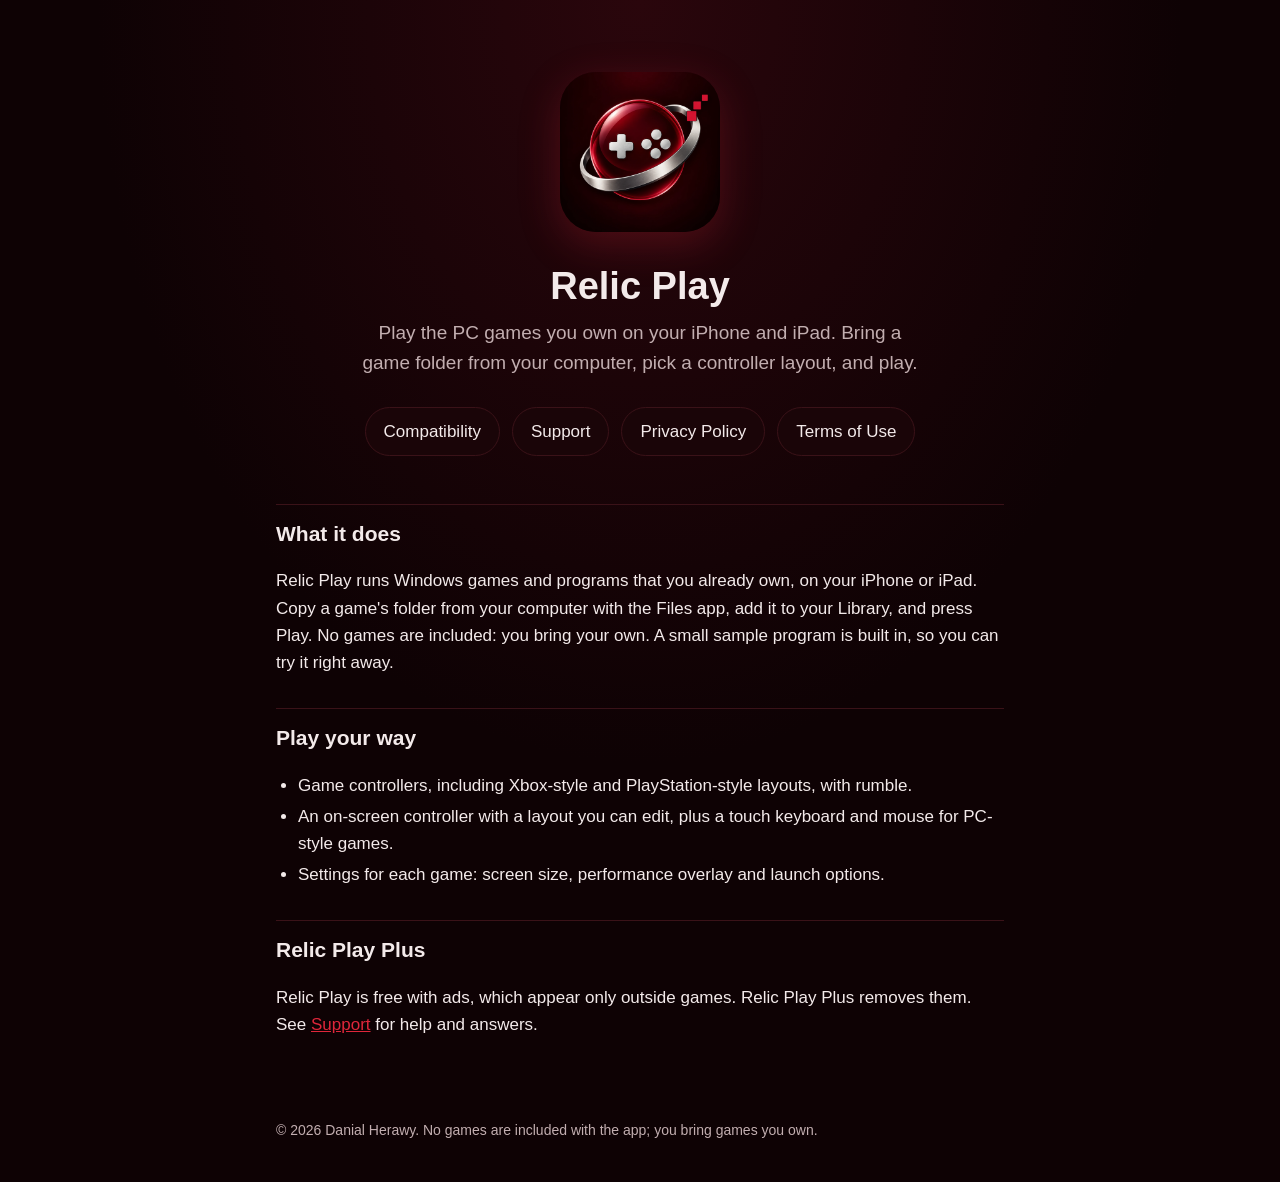
<file: index.html>
<!doctype html>
<html lang="en">
<head>
<meta charset="utf-8">
<meta name="viewport" content="width=device-width, initial-scale=1">
<title>Relic Play</title>
<meta name="description" content="Relic Play: play the PC games you own on iPhone and iPad.">
<link rel="icon" href="icon.png">
<link rel="apple-touch-icon" href="icon.png">
<link rel="stylesheet" href="style.css">
</head>
<body>
<main>
  <section class="hero">
    <img src="icon.png" alt="Relic Play icon">
    <h1>Relic Play</h1>
    <p>Play the PC games you own on your iPhone and iPad. Bring a game folder from your computer, pick a controller layout, and play.</p>
    <div class="links">
      <a href="compatibility/">Compatibility</a>
      <a href="support/">Support</a>
      <a href="privacy/">Privacy Policy</a>
      <a href="https://www.apple.com/legal/internet-services/itunes/dev/stdeula/">Terms of Use</a>
    </div>
  </section>

  <h2>What it does</h2>
  <p>Relic Play runs Windows games and programs that you already own, on your iPhone or iPad. Copy a game's folder from your computer with the Files app, add it to your Library, and press Play. No games are included: you bring your own. A small sample program is built in, so you can try it right away.</p>

  <h2>Play your way</h2>
  <ul>
    <li>Game controllers, including Xbox-style and PlayStation-style layouts, with rumble.</li>
    <li>An on-screen controller with a layout you can edit, plus a touch keyboard and mouse for PC-style games.</li>
    <li>Settings for each game: screen size, performance overlay and launch options.</li>
  </ul>

  <h2>Relic Play Plus</h2>
  <p>Relic Play is free with ads, which appear only outside games. Relic Play Plus removes them. See <a href="support/">Support</a> for help and answers.</p>
</main>
<footer>© 2026 Danial Herawy. No games are included with the app; you bring games you own.</footer>
</body>
</html>
</file>
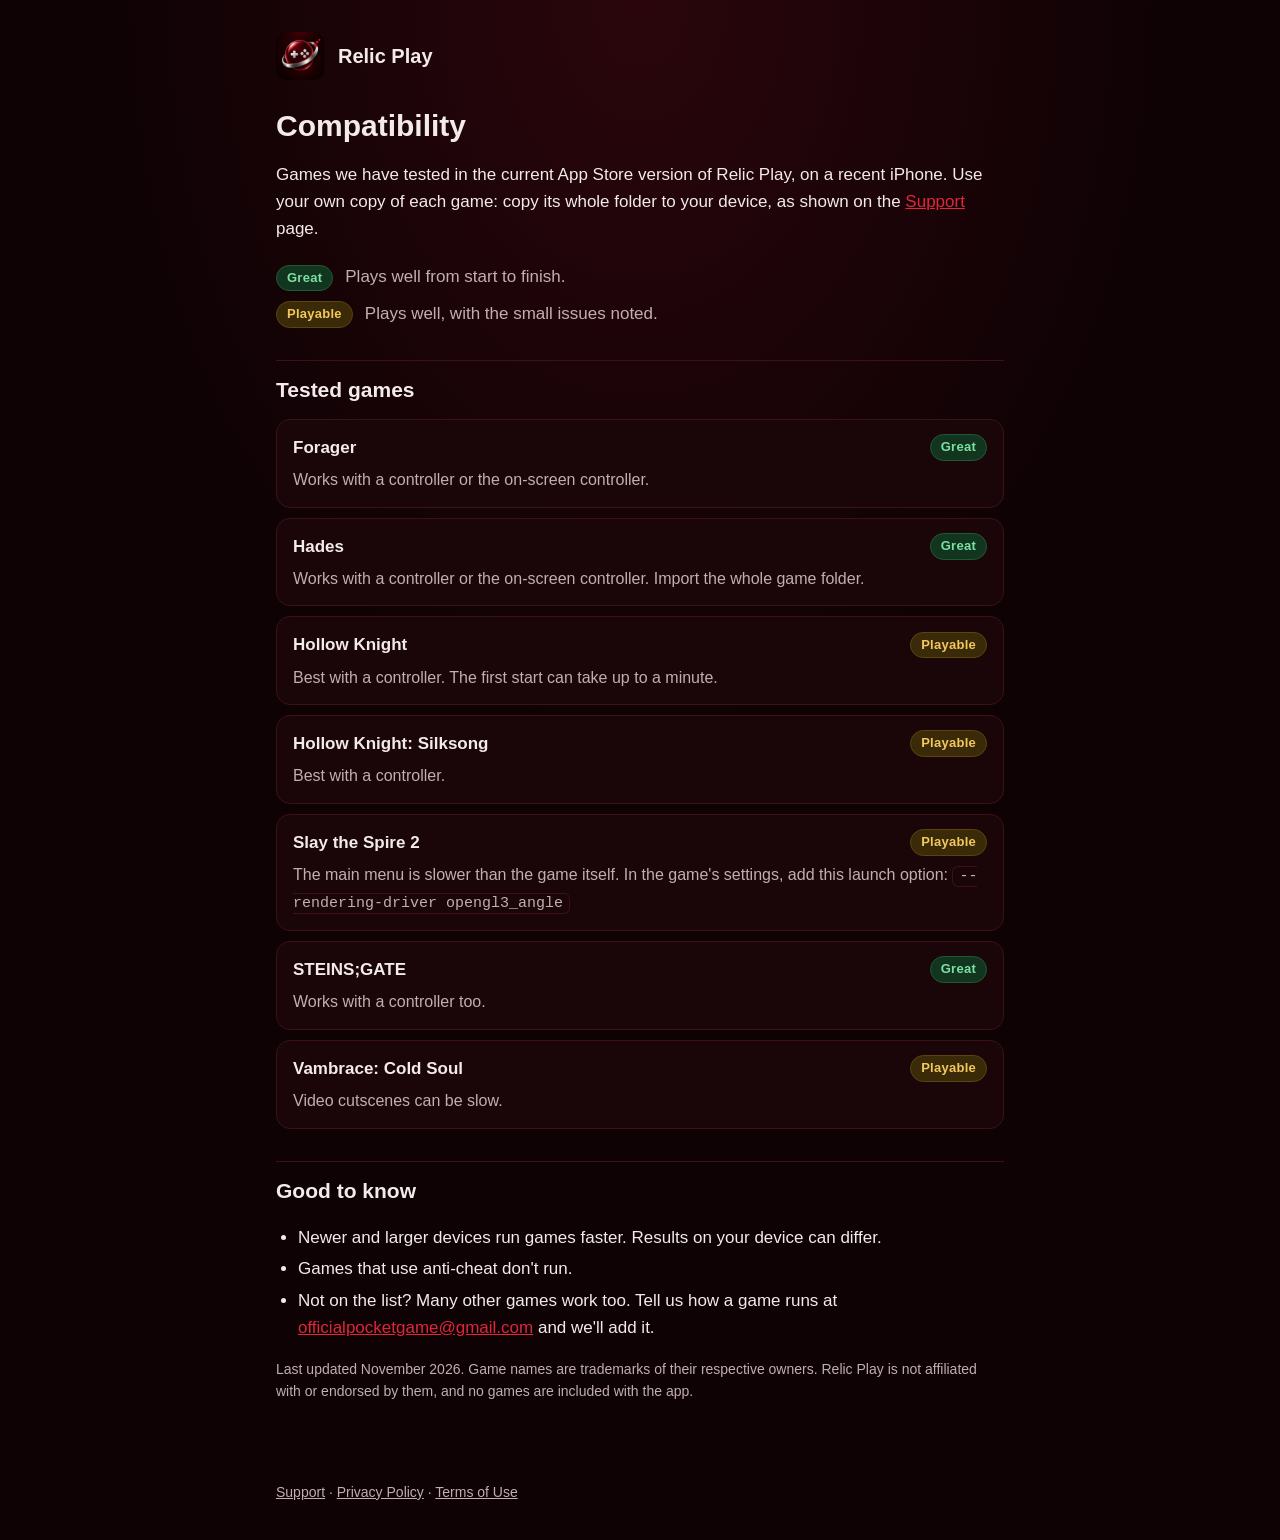
<file: compatibility/index.html>
<!doctype html>
<html lang="en">
<head>
<meta charset="utf-8">
<meta name="viewport" content="width=device-width, initial-scale=1">
<title>Relic Play Compatibility</title>
<meta name="description" content="PC games we have tested in Relic Play on iPhone and iPad.">
<link rel="icon" href="../icon.png">
<link rel="stylesheet" href="../style.css">
</head>
<body>
<main>
  <header class="site"><img src="../icon.png" alt=""><a href="../">Relic Play</a></header>
  <h1>Compatibility</h1>
  <p>Games we have tested in the current App Store version of Relic Play, on a recent iPhone. Use your own copy of each game: copy its whole folder to your device, as shown on the <a href="../support/">Support</a> page.</p>

  <dl class="legend">
    <div><dt><span class="badge great">Great</span></dt><dd>Plays well from start to finish.</dd></div>
    <div><dt><span class="badge playable">Playable</span></dt><dd>Plays well, with the small issues noted.</dd></div>
  </dl>

  <h2>Tested games</h2>
  <ul class="games">
    <li><div class="game"><span class="name">Forager</span><span class="badge great">Great</span></div>
      <p class="note">Works with a controller or the on-screen controller.</p></li>
    <li><div class="game"><span class="name">Hades</span><span class="badge great">Great</span></div>
      <p class="note">Works with a controller or the on-screen controller. Import the whole game folder.</p></li>
    <li><div class="game"><span class="name">Hollow Knight</span><span class="badge playable">Playable</span></div>
      <p class="note">Best with a controller. The first start can take up to a minute.</p></li>
    <li><div class="game"><span class="name">Hollow Knight: Silksong</span><span class="badge playable">Playable</span></div>
      <p class="note">Best with a controller.</p></li>
    <li><div class="game"><span class="name">Slay the Spire 2</span><span class="badge playable">Playable</span></div>
      <p class="note">The main menu is slower than the game itself. In the game's settings, add this launch option: <code>--rendering-driver opengl3_angle</code></p></li>
    <li><div class="game"><span class="name">STEINS;GATE</span><span class="badge great">Great</span></div>
      <p class="note">Works with a controller too.</p></li>
    <li><div class="game"><span class="name">Vambrace: Cold Soul</span><span class="badge playable">Playable</span></div>
      <p class="note">Video cutscenes can be slow.</p></li>
  </ul>

  <h2>Good to know</h2>
  <ul>
    <li>Newer and larger devices run games faster. Results on your device can differ.</li>
    <li>Games that use anti-cheat don't run.</li>
    <li>Not on the list? Many other games work too. Tell us how a game runs at <a href="mailto:officialpocketgame@gmail.com">officialpocketgame@gmail.com</a> and we'll add it.</li>
  </ul>
  <p class="muted small">Last updated November 2026. Game names are trademarks of their respective owners. Relic Play is not affiliated with or endorsed by them, and no games are included with the app.</p>
</main>
<footer><a href="../support/">Support</a> · <a href="../privacy/">Privacy Policy</a> · <a href="https://www.apple.com/legal/internet-services/itunes/dev/stdeula/">Terms of Use</a></footer>
</body>
</html>
</file>
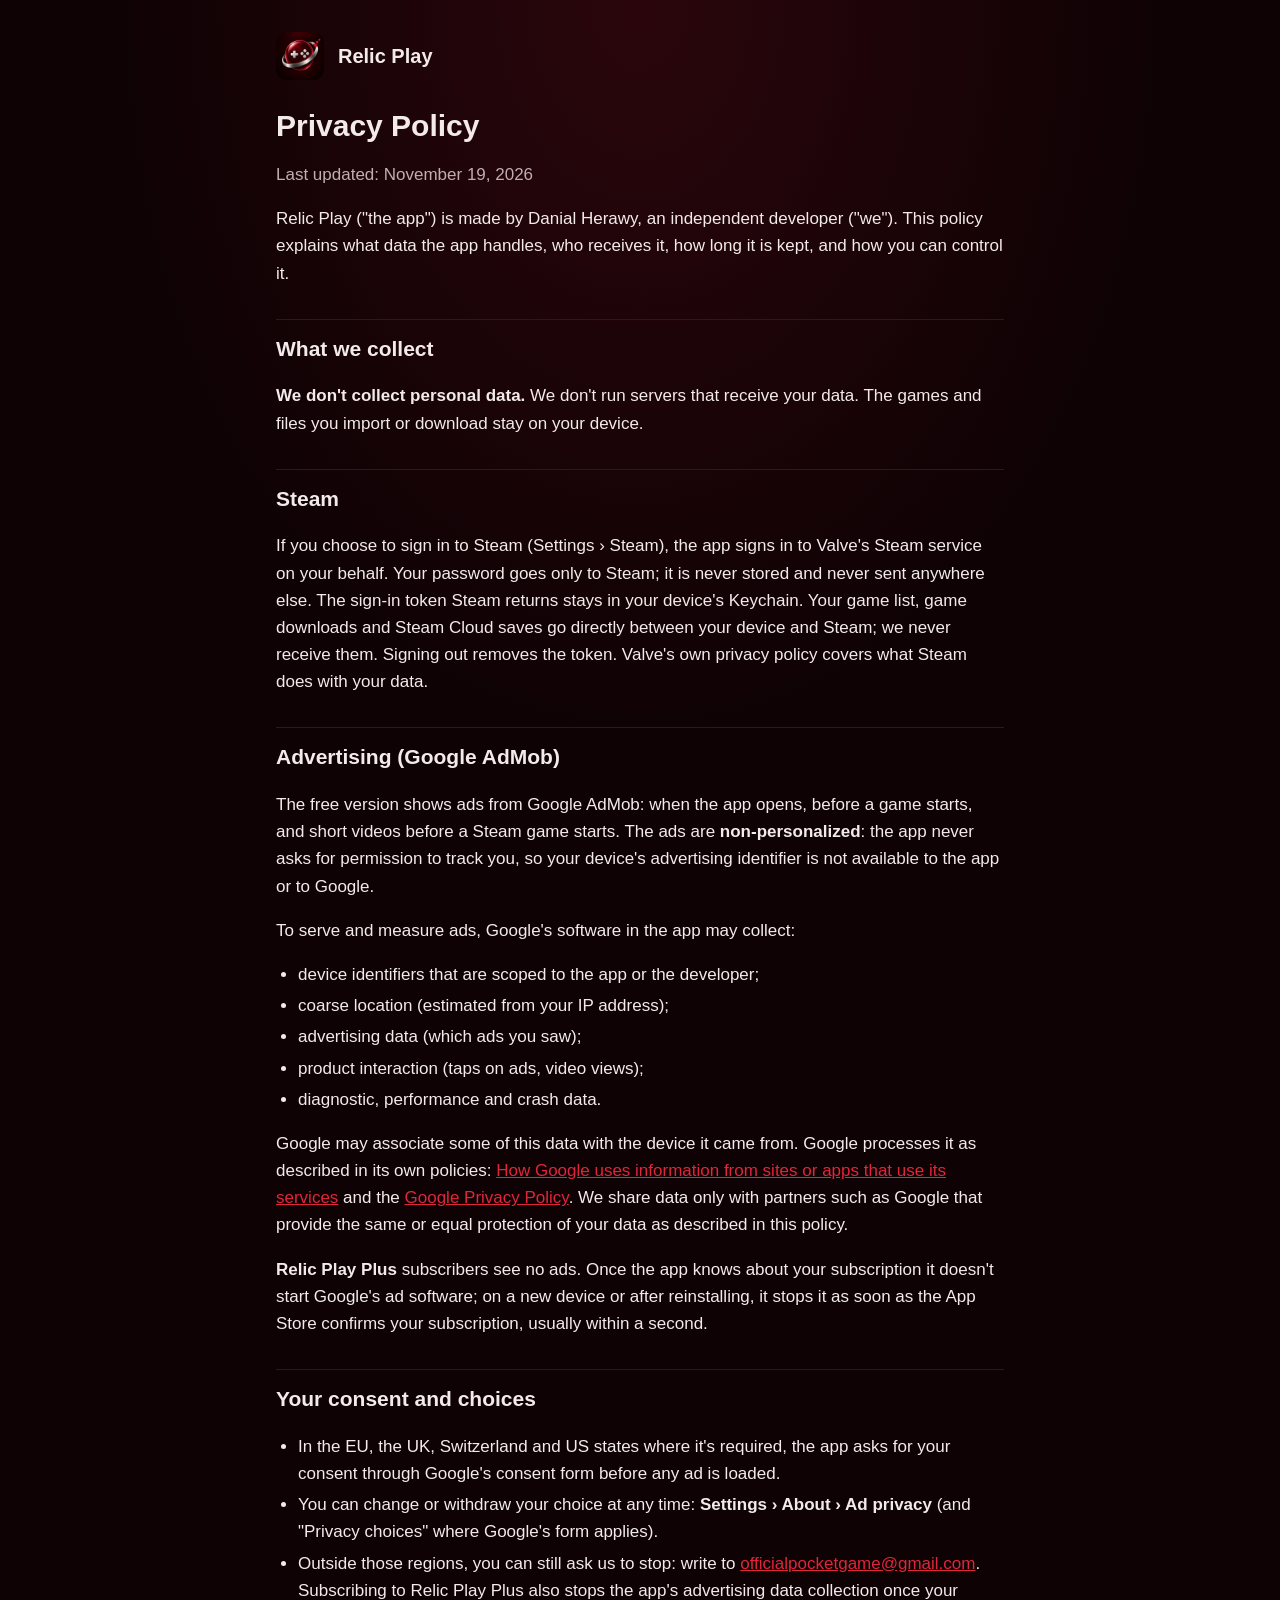
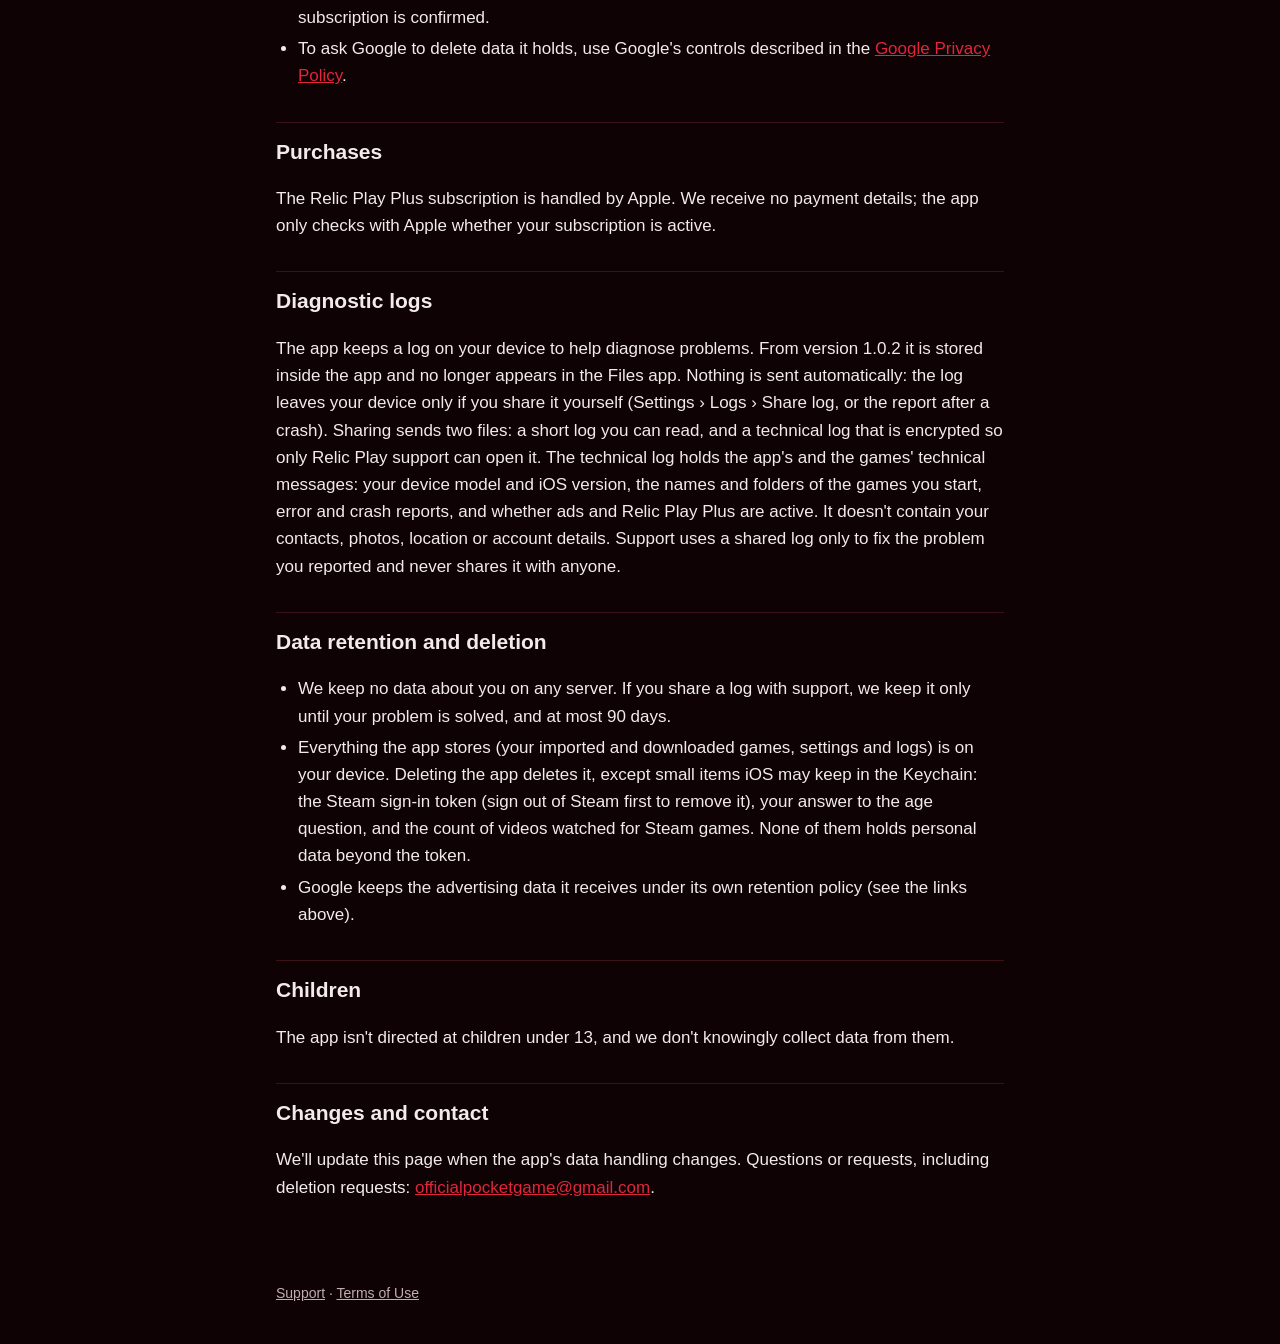
<file: privacy/index.html>
<!doctype html>
<html lang="en">
<head>
<meta charset="utf-8">
<meta name="viewport" content="width=device-width, initial-scale=1">
<title>Relic Play Privacy Policy</title>
<link rel="icon" href="../icon.png">
<link rel="stylesheet" href="../style.css">
</head>
<body>
<main>
  <header class="site"><img src="../icon.png" alt=""><a href="../">Relic Play</a></header>
  <h1>Privacy Policy</h1>
  <p class="muted">Last updated: November 19, 2026</p>
  <p>Relic Play ("the app") is made by Danial Herawy, an independent developer ("we"). This policy explains what data the app handles, who receives it, how long it is kept, and how you can control it.</p>

  <h2>What we collect</h2>
  <p><strong>We don't collect personal data.</strong> We don't run servers that receive your data. The games and files you import or download stay on your device.</p>

  <h2>Steam</h2>
  <p>If you choose to sign in to Steam (Settings › Steam), the app signs in to Valve's Steam service on your behalf. Your password goes only to Steam; it is never stored and never sent anywhere else. The sign-in token Steam returns stays in your device's Keychain. Your game list, game downloads and Steam Cloud saves go directly between your device and Steam; we never receive them. Signing out removes the token. Valve's own privacy policy covers what Steam does with your data.</p>

  <h2>Advertising (Google AdMob)</h2>
  <p>The free version shows ads from Google AdMob: when the app opens, before a game starts, and short videos before a Steam game starts. The ads are <strong>non-personalized</strong>: the app never asks for permission to track you, so your device's advertising identifier is not available to the app or to Google.</p>
  <p>To serve and measure ads, Google's software in the app may collect:</p>
  <ul>
    <li>device identifiers that are scoped to the app or the developer;</li>
    <li>coarse location (estimated from your IP address);</li>
    <li>advertising data (which ads you saw);</li>
    <li>product interaction (taps on ads, video views);</li>
    <li>diagnostic, performance and crash data.</li>
  </ul>
  <p>Google may associate some of this data with the device it came from. Google processes it as described in its own policies: <a href="https://policies.google.com/technologies/partner-sites">How Google uses information from sites or apps that use its services</a> and the <a href="https://policies.google.com/privacy">Google Privacy Policy</a>. We share data only with partners such as Google that provide the same or equal protection of your data as described in this policy.</p>
  <p><strong>Relic Play Plus</strong> subscribers see no ads. Once the app knows about your subscription it doesn't start Google's ad software; on a new device or after reinstalling, it stops it as soon as the App Store confirms your subscription, usually within a second.</p>

  <h2>Your consent and choices</h2>
  <ul>
    <li>In the EU, the UK, Switzerland and US states where it's required, the app asks for your consent through Google's consent form before any ad is loaded.</li>
    <li>You can change or withdraw your choice at any time: <strong>Settings › About › Ad privacy</strong> (and "Privacy choices" where Google's form applies).</li>
    <li>Outside those regions, you can still ask us to stop: write to <a href="mailto:officialpocketgame@gmail.com">officialpocketgame@gmail.com</a>. Subscribing to Relic Play Plus also stops the app's advertising data collection once your subscription is confirmed.</li>
    <li>To ask Google to delete data it holds, use Google's controls described in the <a href="https://policies.google.com/privacy">Google Privacy Policy</a>.</li>
  </ul>

  <h2>Purchases</h2>
  <p>The Relic Play Plus subscription is handled by Apple. We receive no payment details; the app only checks with Apple whether your subscription is active.</p>

  <h2>Diagnostic logs</h2>
  <p>The app keeps a log on your device to help diagnose problems. From version 1.0.2 it is stored inside the app and no longer appears in the Files app. Nothing is sent automatically: the log leaves your device only if you share it yourself (Settings › Logs › Share log, or the report after a crash). Sharing sends two files: a short log you can read, and a technical log that is encrypted so only Relic Play support can open it. The technical log holds the app's and the games' technical messages: your device model and iOS version, the names and folders of the games you start, error and crash reports, and whether ads and Relic Play Plus are active. It doesn't contain your contacts, photos, location or account details. Support uses a shared log only to fix the problem you reported and never shares it with anyone.</p>

  <h2>Data retention and deletion</h2>
  <ul>
    <li>We keep no data about you on any server. If you share a log with support, we keep it only until your problem is solved, and at most 90 days.</li>
    <li>Everything the app stores (your imported and downloaded games, settings and logs) is on your device. Deleting the app deletes it, except small items iOS may keep in the Keychain: the Steam sign-in token (sign out of Steam first to remove it), your answer to the age question, and the count of videos watched for Steam games. None of them holds personal data beyond the token.</li>
    <li>Google keeps the advertising data it receives under its own retention policy (see the links above).</li>
  </ul>

  <h2>Children</h2>
  <p>The app isn't directed at children under 13, and we don't knowingly collect data from them.</p>

  <h2>Changes and contact</h2>
  <p>We'll update this page when the app's data handling changes. Questions or requests, including deletion requests: <a href="mailto:officialpocketgame@gmail.com">officialpocketgame@gmail.com</a>.</p>
</main>
<footer><a href="../support/">Support</a> · <a href="https://www.apple.com/legal/internet-services/itunes/dev/stdeula/">Terms of Use</a></footer>
</body>
</html>
</file>
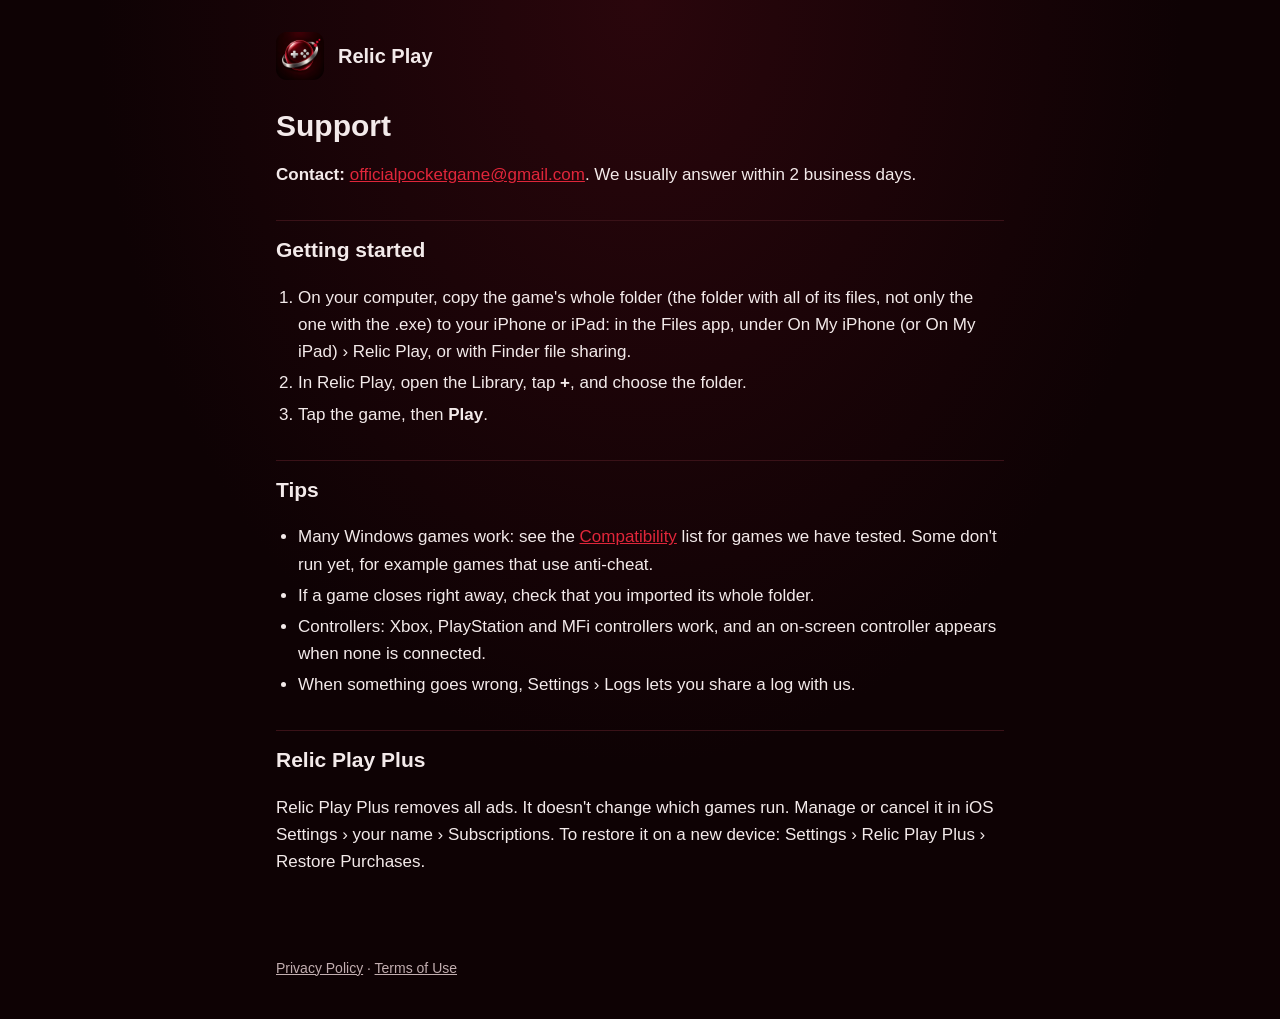
<file: support/index.html>
<!doctype html>
<html lang="en">
<head>
<meta charset="utf-8">
<meta name="viewport" content="width=device-width, initial-scale=1">
<title>Relic Play Support</title>
<link rel="icon" href="../icon.png">
<link rel="stylesheet" href="../style.css">
</head>
<body>
<main>
  <header class="site"><img src="../icon.png" alt=""><a href="../">Relic Play</a></header>
  <h1>Support</h1>
  <p id="contact"><strong>Contact:</strong> <a href="mailto:officialpocketgame@gmail.com">officialpocketgame@gmail.com</a>. We usually answer within 2 business days.</p>

  <h2>Getting started</h2>
  <ol>
    <li>On your computer, copy the game's whole folder (the folder with all of its files, not only the one with the .exe) to your iPhone or iPad: in the Files app, under On My iPhone (or On My iPad) › Relic Play, or with Finder file sharing.</li>
    <li>In Relic Play, open the Library, tap <strong>+</strong>, and choose the folder.</li>
    <li>Tap the game, then <strong>Play</strong>.</li>
  </ol>

  <h2>Tips</h2>
  <ul>
    <li>Many Windows games work: see the <a href="../compatibility/">Compatibility</a> list for games we have tested. Some don't run yet, for example games that use anti-cheat.</li>
    <li>If a game closes right away, check that you imported its whole folder.</li>
    <li>Controllers: Xbox, PlayStation and MFi controllers work, and an on-screen controller appears when none is connected.</li>
    <li>When something goes wrong, Settings › Logs lets you share a log with us.</li>
  </ul>

  <h2>Relic Play Plus</h2>
  <p>Relic Play Plus removes all ads. It doesn't change which games run. Manage or cancel it in iOS Settings › your name › Subscriptions. To restore it on a new device: Settings › Relic Play Plus › Restore Purchases.</p>
</main>
<footer><a href="../privacy/">Privacy Policy</a> · <a href="https://www.apple.com/legal/internet-services/itunes/dev/stdeula/">Terms of Use</a></footer>
</body>
</html>
</file>
<file: style.css>
:root {
  --bg: #0e0204;
  --panel: #1a0508;
  --text: #f3eaea;
  --muted: #c2aeb0;
  --accent: #e0263a;
  --rule: #3a1218;
}
* { box-sizing: border-box; }
html { -webkit-text-size-adjust: 100%; }
body {
  margin: 0;
  background: radial-gradient(ellipse at top, #2a060c 0%, var(--bg) 60%) fixed, var(--bg);
  color: var(--text);
  font: 17px/1.6 -apple-system, BlinkMacSystemFont, "Segoe UI", Roboto, Helvetica, Arial, sans-serif;
}
main { max-width: 760px; margin: 0 auto; padding: 32px 16px 48px; }
header.site { display: flex; align-items: center; gap: 14px; margin-bottom: 28px; }
header.site img { width: 48px; height: 48px; border-radius: 11px; }
header.site a { color: var(--text); text-decoration: none; font-weight: 700; font-size: 20px; }
h1 { font-size: 30px; line-height: 1.2; margin: 0 0 8px; }
h2 { font-size: 21px; margin: 32px 0 8px; padding-top: 12px; border-top: 1px solid var(--rule); }
p, li { color: var(--text); }
.muted { color: var(--muted); }
a { color: var(--accent); }
ul, ol { padding-left: 22px; }
li { margin: 4px 0; }
.hero { text-align: center; padding: 40px 0 16px; }
.hero img { width: 160px; height: 160px; border-radius: 36px; box-shadow: 0 12px 40px rgba(224, 38, 58, 0.25); }
.hero h1 { font-size: 38px; margin-top: 24px; }
.hero p { font-size: 19px; color: var(--muted); margin: 0 auto; max-width: 30em; }
.links { display: flex; flex-wrap: wrap; justify-content: center; gap: 12px; margin-top: 28px; }
.links a {
  display: inline-block; padding: 10px 18px; border-radius: 999px; text-decoration: none;
  background: var(--panel); color: var(--text); border: 1px solid var(--rule);
}
.links a:hover { border-color: var(--accent); }
footer { max-width: 760px; margin: 0 auto; padding: 16px 16px 40px; color: var(--muted); font-size: 14px; }
footer a { color: var(--muted); }
.small { font-size: 14px; }
code { background: var(--panel); border: 1px solid var(--rule); border-radius: 6px; padding: 1px 6px; font-size: 15px; overflow-wrap: anywhere; }
.legend { margin: 20px 0 0; display: grid; gap: 8px; }
.legend div { display: flex; align-items: center; gap: 12px; }
.legend dt, .legend dd { margin: 0; }
.legend dd { color: var(--muted); }
.games { list-style: none; padding: 0; margin: 12px 0 0; display: grid; gap: 10px; }
.games li { margin: 0; background: var(--panel); border: 1px solid var(--rule); border-radius: 14px; padding: 14px 16px; }
.game { display: flex; align-items: center; justify-content: space-between; gap: 12px; }
.game .name { font-weight: 700; }
.games .note { margin: 6px 0 0; color: var(--muted); font-size: 16px; }
.badge { flex: none; display: inline-block; padding: 2px 10px; border-radius: 999px; font-size: 13px; font-weight: 700; letter-spacing: 0.02em; }
.badge.great { background: #12351f; color: #7be0a0; border: 1px solid #1f5a34; }
.badge.playable { background: #3a2a08; color: #f2c75c; border: 1px solid #5c4410; }
</file>
